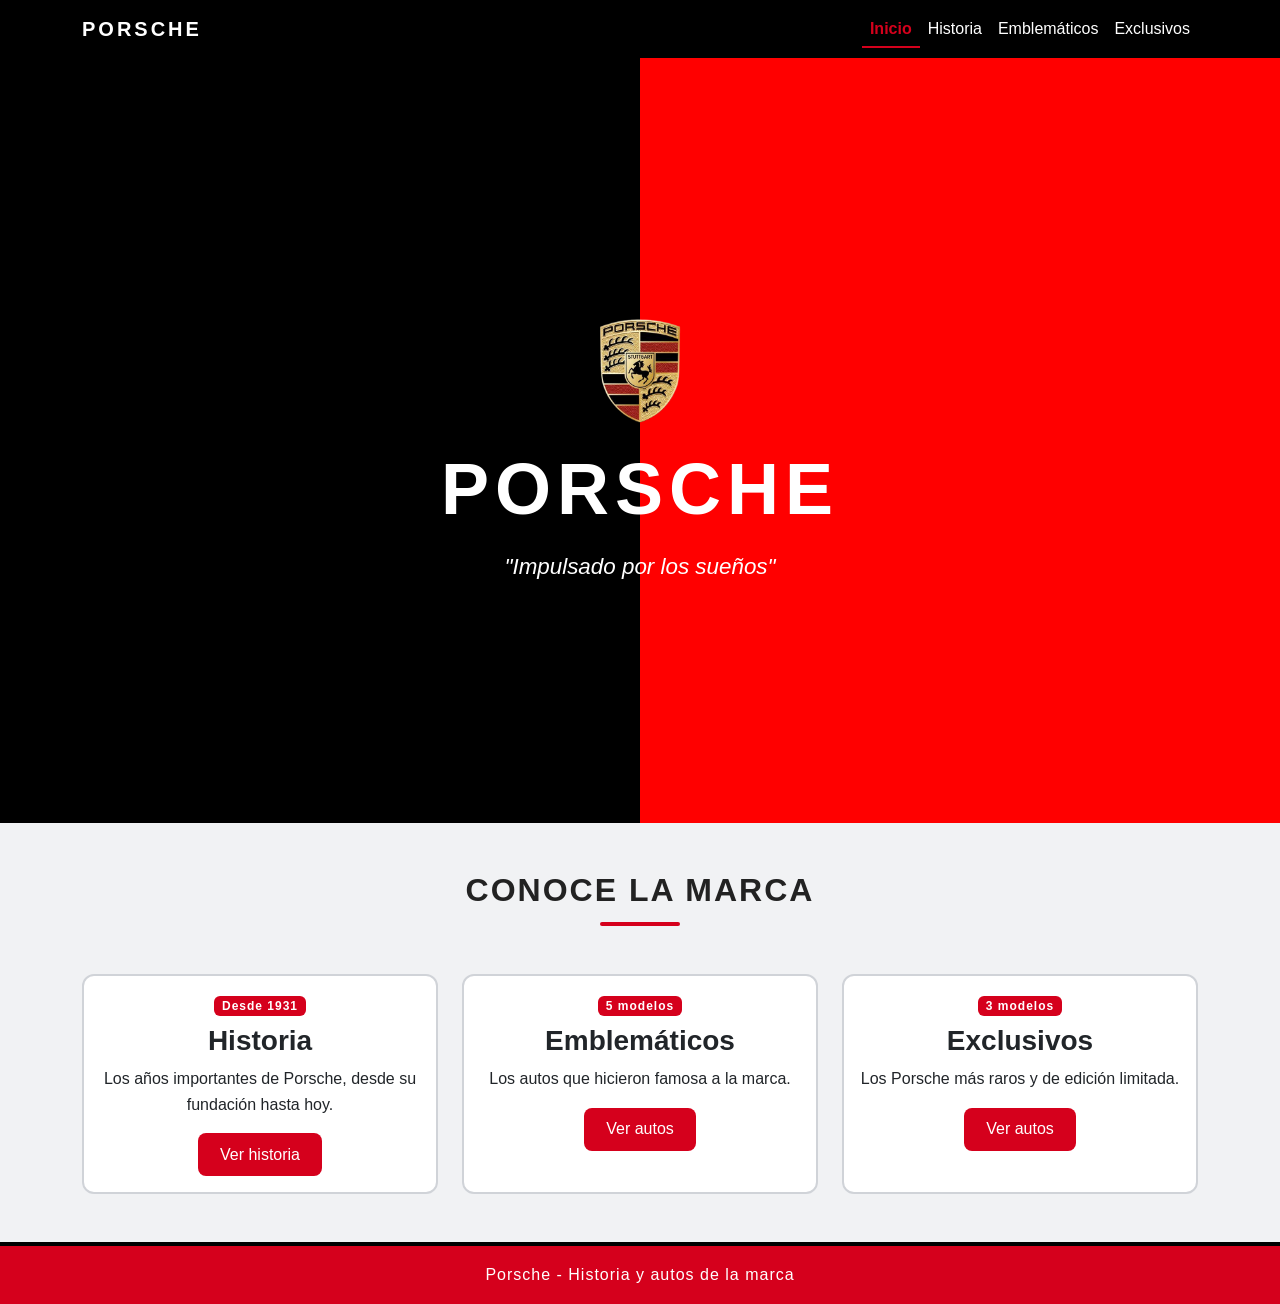
<file: index.html>
<!DOCTYPE html>
<html lang="es">

<head>
    <meta charset="UTF-8">
    <meta name="viewport" content="width=device-width, initial-scale=1.0">
    <title>Porsche - Inicio</title>
    <link href="https://cdn.jsdelivr.net/npm/bootstrap@5.3.3/dist/css/bootstrap.min.css" rel="stylesheet">
    <link rel="stylesheet" href="style.css">
</head>

<body>

    <nav class="navbar navbar-expand-lg navbar-dark bg-black sticky-top">
        <div class="container">
            <a class="navbar-brand fw-bold" href="index.html">Porsche</a>
            <button class="navbar-toggler" type="button" data-bs-toggle="collapse" data-bs-target="#menu">
                <span class="navbar-toggler-icon"></span>
            </button>
            <div class="collapse navbar-collapse" id="menu">
                <ul class="navbar-nav ms-auto">
                    <li class="nav-item"><a class="nav-link active" href="index.html">Inicio</a></li>
                    <li class="nav-item"><a class="nav-link" href="historia.html">Historia</a></li>
                    <li class="nav-item"><a class="nav-link" href="emblematicos.html">Emblemáticos</a></li>
                    <li class="nav-item"><a class="nav-link" href="exclusivos.html">Exclusivos</a></li>
                </ul>
            </div>
        </div>
    </nav>

    <main class="contenido">

        <section class="portada">
            <div class="logo entrada">
                <img src="img/logo.png" alt="Logo de Porsche">
            </div>
            <h1 class="fw-bold entrada retraso">Porsche</h1>
            <p class="entrada retraso-largo">"Impulsado por los sueños"</p>
        </section>

        <section class="container py-5">

            <div class="encabezado text-center mb-5 aparecer">
                <h2 class="fw-bold">Conoce la marca</h2>
            </div>

            <div class="row g-4 justify-content-center">

                <div class="col-12 col-md-6 col-lg-4 aparecer">
                    <div class="card tarjeta h-100 text-center">
                        <div class="card-body">
                            <span class="badge etiqueta mb-2">Desde 1931</span>
                            <h3 class="card-title fw-bold">Historia</h3>
                            <p class="card-text">Los años importantes de Porsche, desde su fundación hasta hoy.</p>
                            <a href="historia.html" class="btn boton">Ver historia</a>
                        </div>
                    </div>
                </div>

                <div class="col-12 col-md-6 col-lg-4 aparecer">
                    <div class="card tarjeta h-100 text-center">
                        <div class="card-body">
                            <span class="badge etiqueta mb-2">5 modelos</span>
                            <h3 class="card-title fw-bold">Emblemáticos</h3>
                            <p class="card-text">Los autos que hicieron famosa a la marca.</p>
                            <a href="emblematicos.html" class="btn boton">Ver autos</a>
                        </div>
                    </div>
                </div>

                <div class="col-12 col-md-6 col-lg-4 aparecer">
                    <div class="card tarjeta h-100 text-center">
                        <div class="card-body">
                            <span class="badge etiqueta mb-2">3 modelos</span>
                            <h3 class="card-title fw-bold">Exclusivos</h3>
                            <p class="card-text">Los Porsche más raros y de edición limitada.</p>
                            <a href="exclusivos.html" class="btn boton">Ver autos</a>
                        </div>
                    </div>
                </div>

            </div>

        </section>

    </main>

    <footer class="pie text-center py-3">
        <p class="mb-0">Porsche - Historia y autos de la marca</p>
    </footer>

    <button type="button" id="subir" class="btn boton subir" aria-label="Volver arriba">↑</button>

    <script src="https://cdn.jsdelivr.net/npm/bootstrap@5.3.3/dist/js/bootstrap.bundle.min.js"></script>
    <script src="efectos.js"></script>

</body>

</html>
</file>
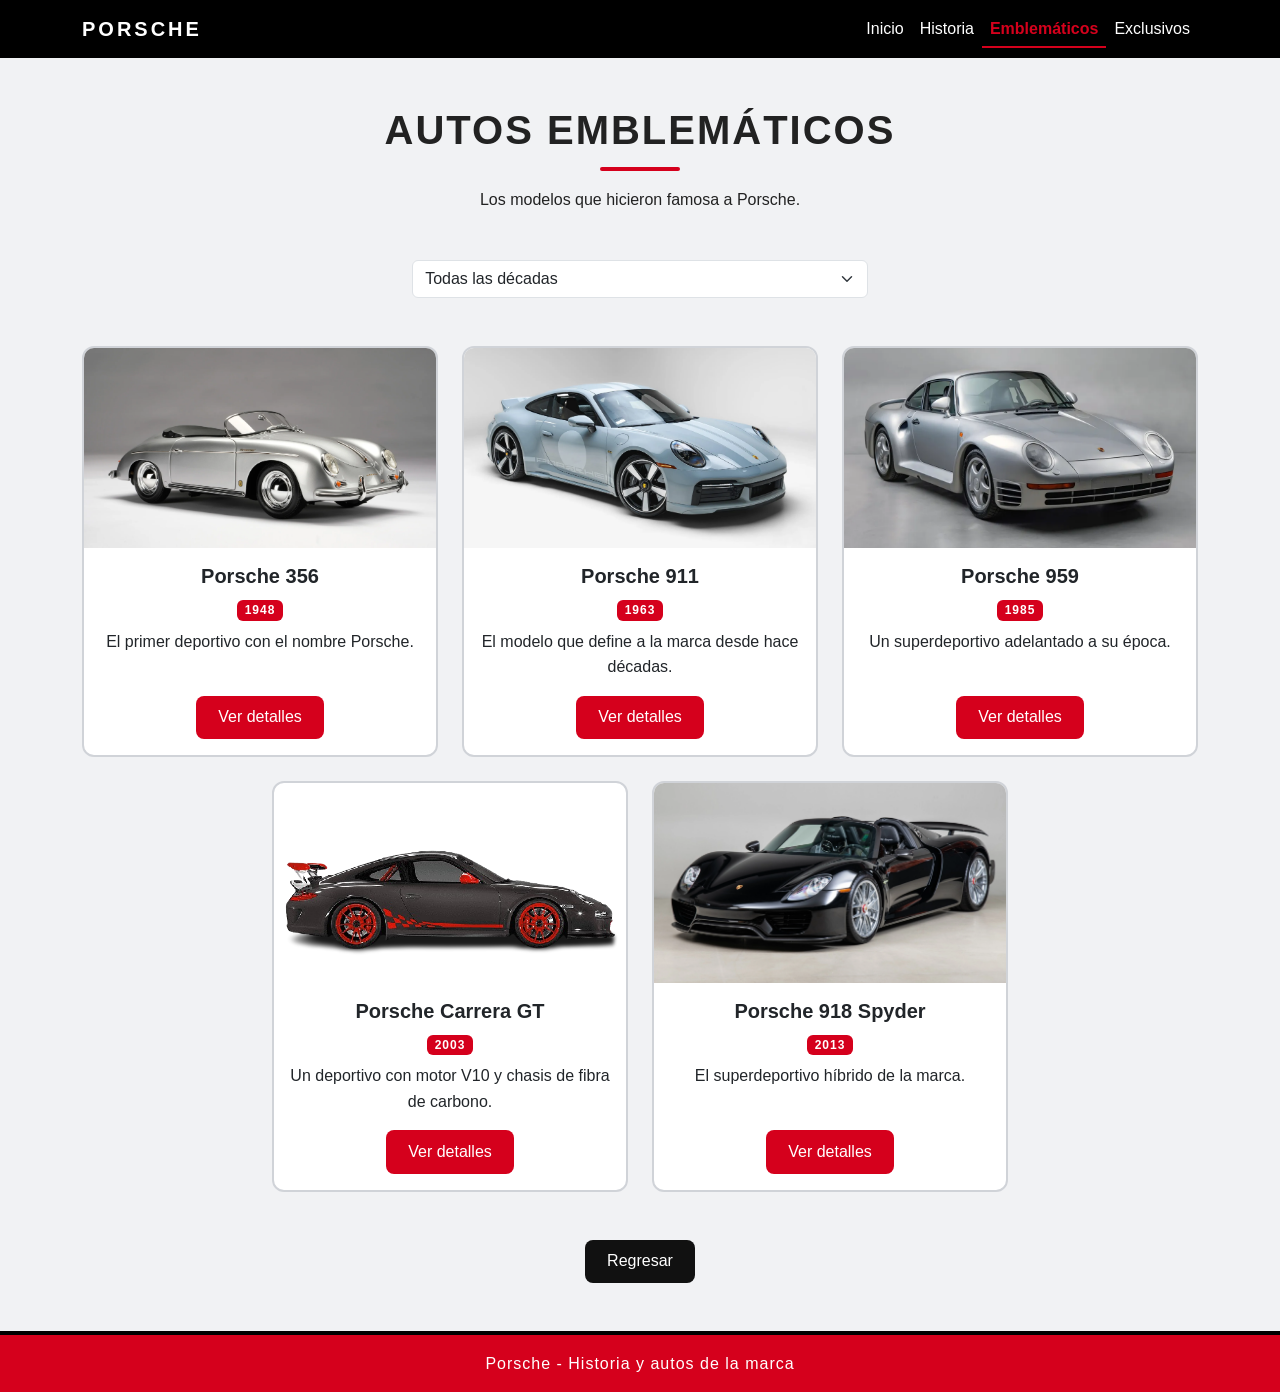
<file: emblematicos.html>
<!DOCTYPE html>
<html lang="es">

<head>
    <meta charset="UTF-8">
    <meta name="viewport" content="width=device-width, initial-scale=1.0">
    <title>Porsche - Emblemáticos</title>
    <link href="https://cdn.jsdelivr.net/npm/bootstrap@5.3.3/dist/css/bootstrap.min.css" rel="stylesheet">
    <link rel="stylesheet" href="style.css">
</head>

<body>

    <nav class="navbar navbar-expand-lg navbar-dark bg-black sticky-top">
        <div class="container">
            <a class="navbar-brand fw-bold" href="index.html">Porsche</a>
            <button class="navbar-toggler" type="button" data-bs-toggle="collapse" data-bs-target="#menu">
                <span class="navbar-toggler-icon"></span>
            </button>
            <div class="collapse navbar-collapse" id="menu">
                <ul class="navbar-nav ms-auto">
                    <li class="nav-item"><a class="nav-link" href="index.html">Inicio</a></li>
                    <li class="nav-item"><a class="nav-link" href="historia.html">Historia</a></li>
                    <li class="nav-item"><a class="nav-link active" href="emblematicos.html">Emblemáticos</a></li>
                    <li class="nav-item"><a class="nav-link" href="exclusivos.html">Exclusivos</a></li>
                </ul>
            </div>
        </div>
    </nav>

    <main class="contenido">
        <section class="container py-5">

            <div class="encabezado text-center mb-5 entrada">
                <h1 class="fw-bold">Autos emblemáticos</h1>
                <p class="mt-3">Los modelos que hicieron famosa a Porsche.</p>
            </div>

            <div class="row g-3 mb-5 justify-content-center">
                <div class="col-12 col-md-5">
                    <select id="decada" class="form-select" aria-label="Filtrar por década">
                        <option value="todas">Todas las décadas</option>
                        <option value="1940">Años 40</option>
                        <option value="1960">Años 60</option>
                        <option value="1980">Años 80</option>
                        <option value="2000">Años 2000</option>
                        <option value="2010">Años 2010</option>
                    </select>
                </div>
            </div>

            <div id="mensaje" class="alert alert-warning text-center d-none">
                No hay autos en esa década.
            </div>

            <div id="lista" class="row g-4 justify-content-center" data-tipo="emblematicos"></div>

            <div class="text-center mt-5">
                <a href="index.html" class="btn boton boton-negro">Regresar</a>
            </div>

        </section>
    </main>

    <footer class="pie text-center py-3">
        <p class="mb-0">Porsche - Historia y autos de la marca</p>
    </footer>

    <button type="button" id="subir" class="btn boton subir" aria-label="Volver arriba">↑</button>

    <script src="https://cdn.jsdelivr.net/npm/bootstrap@5.3.3/dist/js/bootstrap.bundle.min.js"></script>
    <script src="efectos.js"></script>
    <script src="datos.js"></script>
    <script src="autos.js"></script>

</body>

</html>
</file>
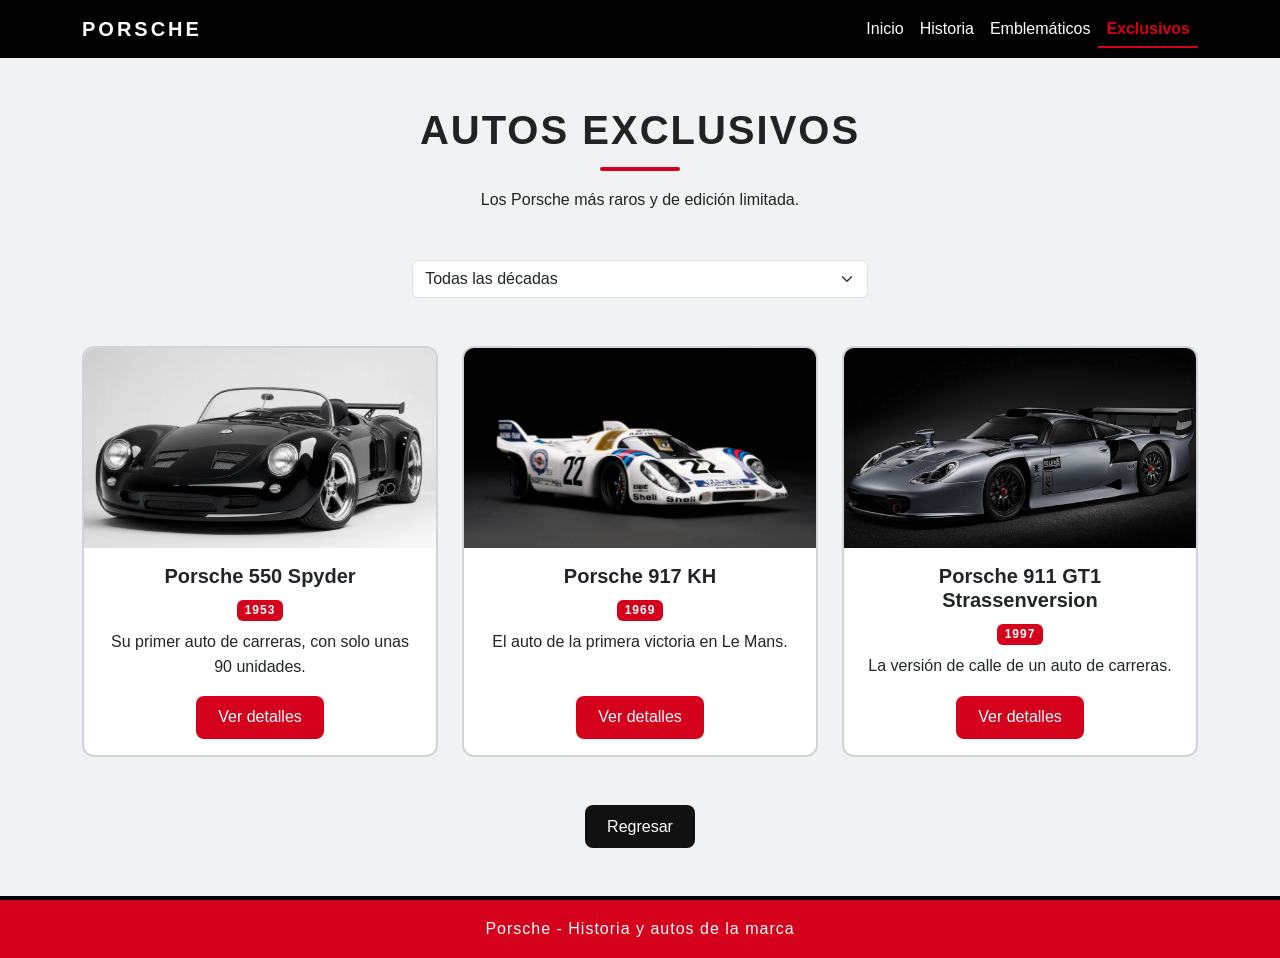
<file: exclusivos.html>
<!DOCTYPE html>
<html lang="es">

<head>
    <meta charset="UTF-8">
    <meta name="viewport" content="width=device-width, initial-scale=1.0">
    <title>Porsche - Exclusivos</title>
    <link href="https://cdn.jsdelivr.net/npm/bootstrap@5.3.3/dist/css/bootstrap.min.css" rel="stylesheet">
    <link rel="stylesheet" href="style.css">
</head>

<body>

    <nav class="navbar navbar-expand-lg navbar-dark bg-black sticky-top">
        <div class="container">
            <a class="navbar-brand fw-bold" href="index.html">Porsche</a>
            <button class="navbar-toggler" type="button" data-bs-toggle="collapse" data-bs-target="#menu">
                <span class="navbar-toggler-icon"></span>
            </button>
            <div class="collapse navbar-collapse" id="menu">
                <ul class="navbar-nav ms-auto">
                    <li class="nav-item"><a class="nav-link" href="index.html">Inicio</a></li>
                    <li class="nav-item"><a class="nav-link" href="historia.html">Historia</a></li>
                    <li class="nav-item"><a class="nav-link" href="emblematicos.html">Emblemáticos</a></li>
                    <li class="nav-item"><a class="nav-link active" href="exclusivos.html">Exclusivos</a></li>
                </ul>
            </div>
        </div>
    </nav>

    <main class="contenido">
        <section class="container py-5">

            <div class="encabezado text-center mb-5 entrada">
                <h1 class="fw-bold">Autos exclusivos</h1>
                <p class="mt-3">Los Porsche más raros y de edición limitada.</p>
            </div>

            <div class="row g-3 mb-5 justify-content-center">
                <div class="col-12 col-md-5">
                    <select id="decada" class="form-select" aria-label="Filtrar por década">
                        <option value="todas">Todas las décadas</option>
                        <option value="1950">Años 50</option>
                        <option value="1960">Años 60</option>
                        <option value="1990">Años 90</option>
                    </select>
                </div>
            </div>

            <div id="mensaje" class="alert alert-warning text-center d-none">
                No hay autos en esa década.
            </div>

            <div id="lista" class="row g-4 justify-content-center" data-tipo="exclusivos"></div>

            <div class="text-center mt-5">
                <a href="index.html" class="btn boton boton-negro">Regresar</a>
            </div>

        </section>
    </main>

    <footer class="pie text-center py-3">
        <p class="mb-0">Porsche - Historia y autos de la marca</p>
    </footer>

    <button type="button" id="subir" class="btn boton subir" aria-label="Volver arriba">↑</button>

    <script src="https://cdn.jsdelivr.net/npm/bootstrap@5.3.3/dist/js/bootstrap.bundle.min.js"></script>
    <script src="efectos.js"></script>
    <script src="datos.js"></script>
    <script src="autos.js"></script>

</body>

</html>
</file>
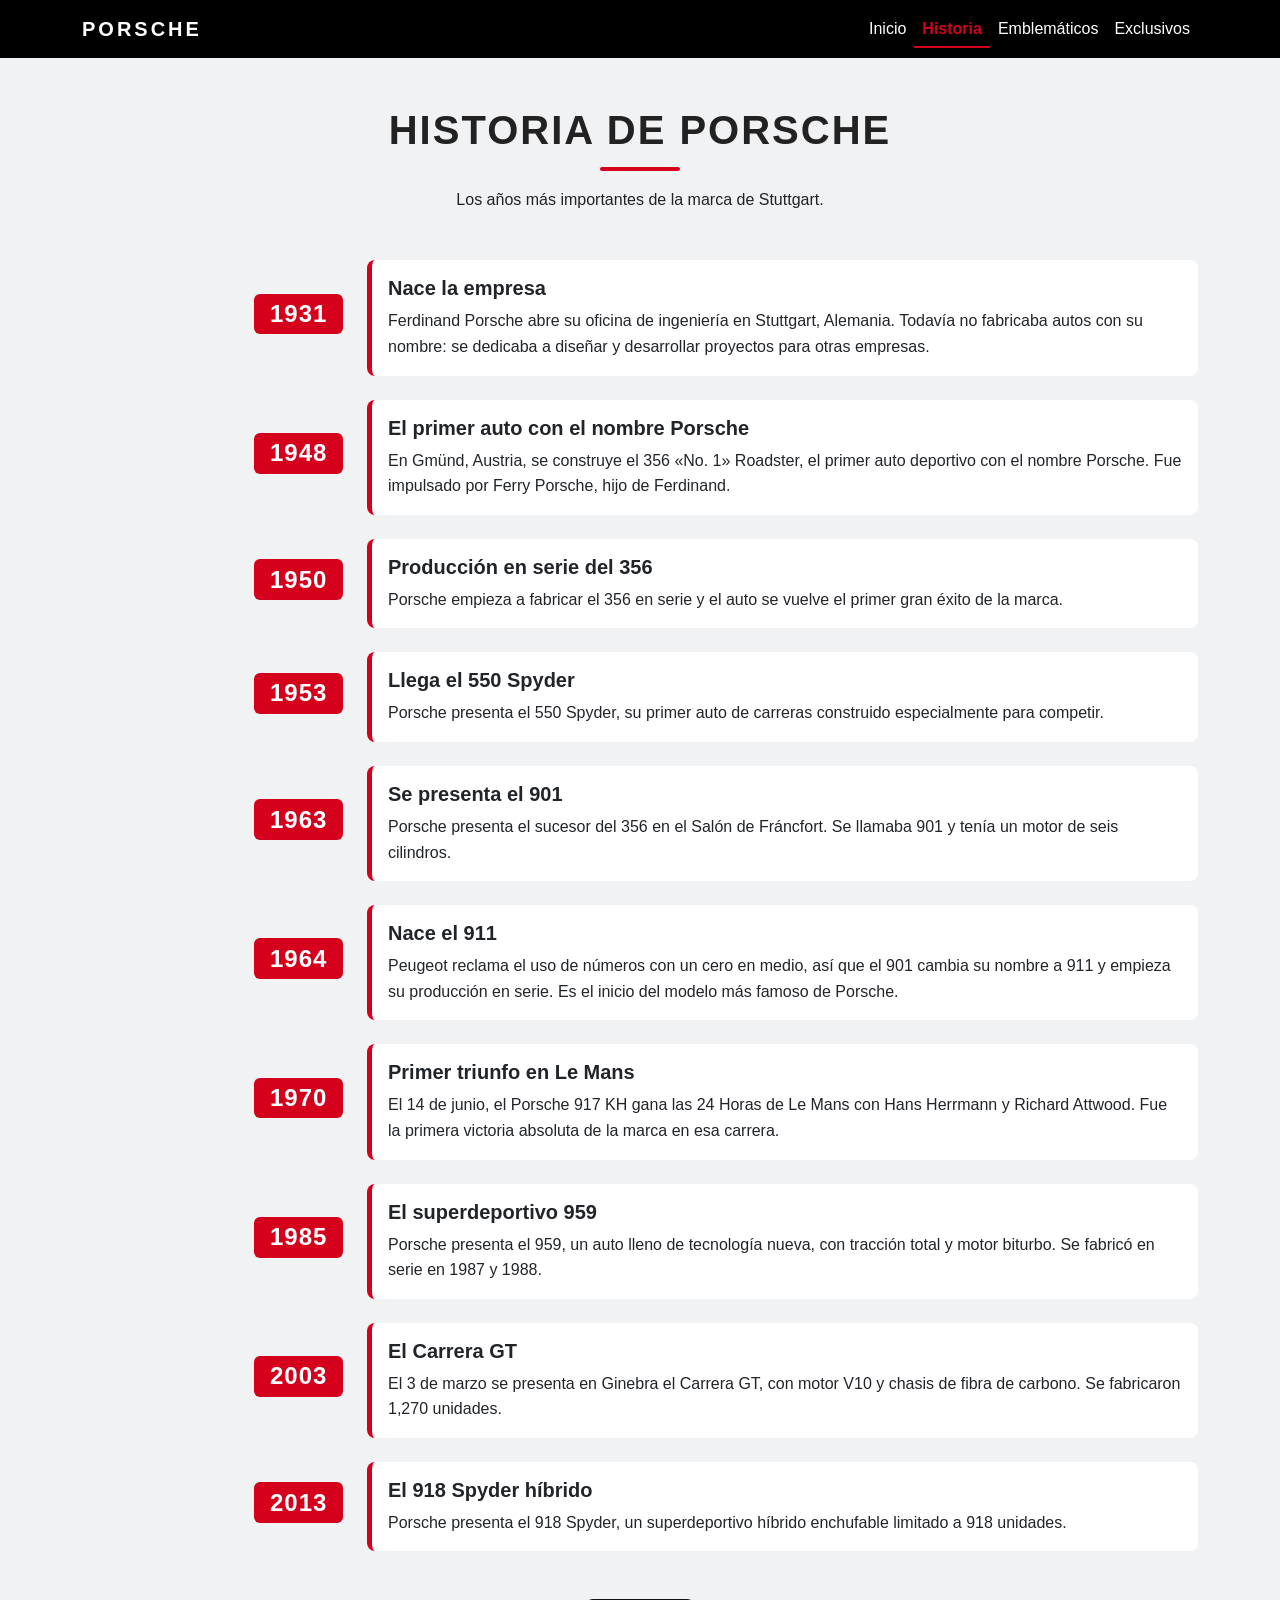
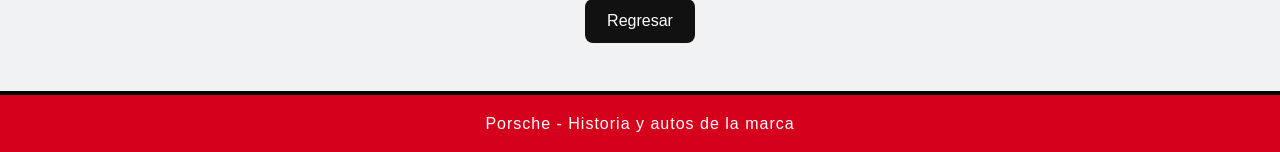
<file: historia.html>
<!DOCTYPE html>
<html lang="es">

<head>
    <meta charset="UTF-8">
    <meta name="viewport" content="width=device-width, initial-scale=1.0">
    <title>Porsche - Historia</title>
    <link href="https://cdn.jsdelivr.net/npm/bootstrap@5.3.3/dist/css/bootstrap.min.css" rel="stylesheet">
    <link rel="stylesheet" href="style.css">
</head>

<body>

    <nav class="navbar navbar-expand-lg navbar-dark bg-black sticky-top">
        <div class="container">
            <a class="navbar-brand fw-bold" href="index.html">Porsche</a>
            <button class="navbar-toggler" type="button" data-bs-toggle="collapse" data-bs-target="#menu">
                <span class="navbar-toggler-icon"></span>
            </button>
            <div class="collapse navbar-collapse" id="menu">
                <ul class="navbar-nav ms-auto">
                    <li class="nav-item"><a class="nav-link" href="index.html">Inicio</a></li>
                    <li class="nav-item"><a class="nav-link active" href="historia.html">Historia</a></li>
                    <li class="nav-item"><a class="nav-link" href="emblematicos.html">Emblemáticos</a></li>
                    <li class="nav-item"><a class="nav-link" href="exclusivos.html">Exclusivos</a></li>
                </ul>
            </div>
        </div>
    </nav>

    <main class="contenido">
        <section class="container py-5">

            <div class="encabezado text-center mb-5 entrada">
                <h1 class="fw-bold">Historia de Porsche</h1>
                <p class="mt-3">Los años más importantes de la marca de Stuttgart.</p>
            </div>

            <div class="row fila align-items-center my-4 aparecer">
                <div class="col-12 col-md-3 text-center text-md-end mb-2">
                    <span class="badge etiqueta fs-4">1931</span>
                </div>
                <div class="col-12 col-md-9">
                    <div class="card evento">
                        <div class="card-body">
                            <h5 class="card-title fw-bold">Nace la empresa</h5>
                            <p class="card-text mb-0">Ferdinand Porsche abre su oficina de ingeniería en Stuttgart, Alemania. Todavía no fabricaba autos con su nombre: se dedicaba a diseñar y desarrollar proyectos para otras empresas.</p>
                        </div>
                    </div>
                </div>
            </div>

            <div class="row fila align-items-center my-4 aparecer">
                <div class="col-12 col-md-3 text-center text-md-end mb-2">
                    <span class="badge etiqueta fs-4">1948</span>
                </div>
                <div class="col-12 col-md-9">
                    <div class="card evento">
                        <div class="card-body">
                            <h5 class="card-title fw-bold">El primer auto con el nombre Porsche</h5>
                            <p class="card-text mb-0">En Gmünd, Austria, se construye el 356 «No. 1» Roadster, el primer auto deportivo con el nombre Porsche. Fue impulsado por Ferry Porsche, hijo de Ferdinand.</p>
                        </div>
                    </div>
                </div>
            </div>

            <div class="row fila align-items-center my-4 aparecer">
                <div class="col-12 col-md-3 text-center text-md-end mb-2">
                    <span class="badge etiqueta fs-4">1950</span>
                </div>
                <div class="col-12 col-md-9">
                    <div class="card evento">
                        <div class="card-body">
                            <h5 class="card-title fw-bold">Producción en serie del 356</h5>
                            <p class="card-text mb-0">Porsche empieza a fabricar el 356 en serie y el auto se vuelve el primer gran éxito de la marca.</p>
                        </div>
                    </div>
                </div>
            </div>

            <div class="row fila align-items-center my-4 aparecer">
                <div class="col-12 col-md-3 text-center text-md-end mb-2">
                    <span class="badge etiqueta fs-4">1953</span>
                </div>
                <div class="col-12 col-md-9">
                    <div class="card evento">
                        <div class="card-body">
                            <h5 class="card-title fw-bold">Llega el 550 Spyder</h5>
                            <p class="card-text mb-0">Porsche presenta el 550 Spyder, su primer auto de carreras construido especialmente para competir.</p>
                        </div>
                    </div>
                </div>
            </div>

            <div class="row fila align-items-center my-4 aparecer">
                <div class="col-12 col-md-3 text-center text-md-end mb-2">
                    <span class="badge etiqueta fs-4">1963</span>
                </div>
                <div class="col-12 col-md-9">
                    <div class="card evento">
                        <div class="card-body">
                            <h5 class="card-title fw-bold">Se presenta el 901</h5>
                            <p class="card-text mb-0">Porsche presenta el sucesor del 356 en el Salón de Fráncfort. Se llamaba 901 y tenía un motor de seis cilindros.</p>
                        </div>
                    </div>
                </div>
            </div>

            <div class="row fila align-items-center my-4 aparecer">
                <div class="col-12 col-md-3 text-center text-md-end mb-2">
                    <span class="badge etiqueta fs-4">1964</span>
                </div>
                <div class="col-12 col-md-9">
                    <div class="card evento">
                        <div class="card-body">
                            <h5 class="card-title fw-bold">Nace el 911</h5>
                            <p class="card-text mb-0">Peugeot reclama el uso de números con un cero en medio, así que el 901 cambia su nombre a 911 y empieza su producción en serie. Es el inicio del modelo más famoso de Porsche.</p>
                        </div>
                    </div>
                </div>
            </div>

            <div class="row fila align-items-center my-4 aparecer">
                <div class="col-12 col-md-3 text-center text-md-end mb-2">
                    <span class="badge etiqueta fs-4">1970</span>
                </div>
                <div class="col-12 col-md-9">
                    <div class="card evento">
                        <div class="card-body">
                            <h5 class="card-title fw-bold">Primer triunfo en Le Mans</h5>
                            <p class="card-text mb-0">El 14 de junio, el Porsche 917 KH gana las 24 Horas de Le Mans con Hans Herrmann y Richard Attwood. Fue la primera victoria absoluta de la marca en esa carrera.</p>
                        </div>
                    </div>
                </div>
            </div>

            <div class="row fila align-items-center my-4 aparecer">
                <div class="col-12 col-md-3 text-center text-md-end mb-2">
                    <span class="badge etiqueta fs-4">1985</span>
                </div>
                <div class="col-12 col-md-9">
                    <div class="card evento">
                        <div class="card-body">
                            <h5 class="card-title fw-bold">El superdeportivo 959</h5>
                            <p class="card-text mb-0">Porsche presenta el 959, un auto lleno de tecnología nueva, con tracción total y motor biturbo. Se fabricó en serie en 1987 y 1988.</p>
                        </div>
                    </div>
                </div>
            </div>

            <div class="row fila align-items-center my-4 aparecer">
                <div class="col-12 col-md-3 text-center text-md-end mb-2">
                    <span class="badge etiqueta fs-4">2003</span>
                </div>
                <div class="col-12 col-md-9">
                    <div class="card evento">
                        <div class="card-body">
                            <h5 class="card-title fw-bold">El Carrera GT</h5>
                            <p class="card-text mb-0">El 3 de marzo se presenta en Ginebra el Carrera GT, con motor V10 y chasis de fibra de carbono. Se fabricaron 1,270 unidades.</p>
                        </div>
                    </div>
                </div>
            </div>

            <div class="row fila align-items-center my-4 aparecer">
                <div class="col-12 col-md-3 text-center text-md-end mb-2">
                    <span class="badge etiqueta fs-4">2013</span>
                </div>
                <div class="col-12 col-md-9">
                    <div class="card evento">
                        <div class="card-body">
                            <h5 class="card-title fw-bold">El 918 Spyder híbrido</h5>
                            <p class="card-text mb-0">Porsche presenta el 918 Spyder, un superdeportivo híbrido enchufable limitado a 918 unidades.</p>
                        </div>
                    </div>
                </div>
            </div>

            <div class="text-center mt-5">
                <a href="index.html" class="btn boton boton-negro">Regresar</a>
            </div>

        </section>
    </main>

    <footer class="pie text-center py-3">
        <p class="mb-0">Porsche - Historia y autos de la marca</p>
    </footer>

    <button type="button" id="subir" class="btn boton subir" aria-label="Volver arriba">↑</button>

    <script src="https://cdn.jsdelivr.net/npm/bootstrap@5.3.3/dist/js/bootstrap.bundle.min.js"></script>
    <script src="efectos.js"></script>

</body>

</html>
</file>
<file: style.css>
* {
    box-sizing: border-box;
}

body {
    margin: 0;
    min-height: 100vh;
    display: flex;
    flex-direction: column;
    font-family: "Segoe UI", Arial, sans-serif;
    line-height: 1.6;
    background-color: #f1f2f4;
    color: #222222;
}

.contenido {
    flex: 1;
}

.navbar {
    transition: box-shadow 0.3s ease;
}

.navbar.sombra {
    box-shadow: 0 4px 15px rgba(0, 0, 0, 0.5);
}

.navbar-brand {
    text-transform: uppercase;
    letter-spacing: 3px;
    transition: color 0.3s ease;
}

.navbar-brand:hover {
    color: #d5001c;
}

.navbar-nav .nav-link {
    position: relative;
    color: #ffffff;
    transition: color 0.3s ease;
}

.navbar-nav .nav-link::after {
    content: "";
    position: absolute;
    left: 50%;
    bottom: 2px;
    width: 0;
    height: 2px;
    background-color: #d5001c;
    transition: width 0.3s ease, left 0.3s ease;
}

.navbar-nav .nav-link:hover {
    color: #d5001c;
}

.navbar-nav .nav-link:hover::after,
.navbar-nav .nav-link.active::after {
    left: 0;
    width: 100%;
}

.navbar-nav .nav-link.active {
    color: #d5001c;
    font-weight: bold;
}

.portada {
    min-height: 85vh;
    display: flex;
    flex-direction: column;
    justify-content: center;
    align-items: center;
    text-align: center;
    color: #ffffff;
    background: linear-gradient(to right, black 50%, red 50%);
}

.portada h1 {
    margin: 0;
    font-size: 4.5rem;
    letter-spacing: 6px;
    text-transform: uppercase;
}

.portada p {
    margin: 1rem 0 0 0;
    font-size: 1.4rem;
    font-style: italic;
}

.logo img {
    height: 150px;
    max-width: 100%;
    animation: flotar 3s ease-in-out infinite;
}

.encabezado h1,
.encabezado h2 {
    text-transform: uppercase;
    letter-spacing: 2px;
}

.encabezado h1::after,
.encabezado h2::after {
    content: "";
    display: block;
    width: 80px;
    height: 4px;
    margin: 0.8rem auto 0 auto;
    background-color: #d5001c;
    border-radius: 2px;
}

.boton {
    padding: 0.6rem 1.4rem;
    color: #ffffff;
    background-color: #d5001c;
    border: none;
    border-radius: 8px;
    transition: background-color 0.3s ease, transform 0.3s ease, box-shadow 0.3s ease;
}

.boton:hover {
    color: #ffffff;
    background-color: #9c0014;
    transform: translateY(-3px);
    box-shadow: 0 6px 12px rgba(213, 0, 28, 0.4);
}

.btn.boton:active {
    color: #ffffff;
    background-color: #7a0010;
    transform: translateY(0);
}

.boton-negro {
    background-color: #111111;
}

.boton-negro:hover {
    background-color: #d5001c;
}

.etiqueta {
    background-color: #d5001c;
    color: #ffffff;
    letter-spacing: 1px;
    transition: transform 0.3s ease, background-color 0.3s ease;
}

.tarjeta {
    overflow: hidden;
    background-color: #ffffff;
    border: 2px solid #d0d3d8;
    border-radius: 12px;
    transition: transform 0.3s ease, box-shadow 0.3s ease, border-color 0.3s ease;
}

.tarjeta:hover {
    transform: translateY(-8px);
    border-color: #d5001c;
    box-shadow: 0 12px 25px rgba(0, 0, 0, 0.2);
}

.foto {
    width: 100%;
    height: 200px;
    object-fit: cover;
    transition: transform 0.5s ease;
}

.tarjeta:hover .foto {
    transform: scale(1.1);
}

.evento {
    background-color: #ffffff;
    border: none;
    border-left: 5px solid #d5001c;
    border-radius: 8px;
    transition: transform 0.3s ease, box-shadow 0.3s ease, border-color 0.3s ease;
}

.evento:hover {
    transform: translateX(8px);
    border-left-color: #000000;
    box-shadow: 0 8px 20px rgba(0, 0, 0, 0.15);
}

.fila:hover .etiqueta {
    transform: scale(1.15);
    background-color: #000000;
}

.marco {
    overflow: hidden;
    border-radius: 12px;
    box-shadow: 0 8px 20px rgba(0, 0, 0, 0.2);
}

.foto-grande {
    display: block;
    width: 100%;
    max-height: 400px;
    object-fit: cover;
    transition: transform 0.5s ease;
}

.foto-grande.acercar {
    transform: scale(1.08);
}

.form-control:focus,
.form-select:focus {
    border-color: #d5001c;
    box-shadow: 0 0 0 0.2rem rgba(213, 0, 28, 0.25);
}

.pie {
    color: #ffffff;
    background-color: #d5001c;
    border-top: 4px solid #000000;
}

.pie p {
    margin: 0;
    letter-spacing: 1px;
}

.subir {
    position: fixed;
    right: 20px;
    bottom: 20px;
    z-index: 1000;
    width: 48px;
    height: 48px;
    padding: 0;
    font-size: 1.4rem;
    border-radius: 50%;
    opacity: 0;
    visibility: hidden;
    transform: translateY(20px);
}

.subir.mostrar {
    opacity: 1;
    visibility: visible;
    transform: translateY(0);
}

.subir.mostrar:hover {
    transform: translateY(-4px);
}

.aparecer {
    opacity: 0;
    transform: translateY(40px);
    transition: opacity 0.8s ease, transform 0.8s ease;
}

.aparecer.visible {
    opacity: 1;
    transform: translateY(0);
}

.aparecer:nth-child(3n+2) {
    transition-delay: 0.15s;
}

.aparecer:nth-child(3n+3) {
    transition-delay: 0.3s;
}

.entrada {
    animation: entrar 1s ease both;
}

.retraso {
    animation-delay: 0.3s;
}

.retraso-largo {
    animation-delay: 0.6s;
}

@keyframes entrar {
    from {
        opacity: 0;
        transform: translateY(30px);
    }

    to {
        opacity: 1;
        transform: translateY(0);
    }
}

@keyframes flotar {
    0%,
    100% {
        transform: translateY(0);
    }

    50% {
        transform: translateY(-12px);
    }
}

@media (max-width: 992px) {
    .foto {
        height: 220px;
    }
}

@media (max-width: 600px) {
    .portada h1 {
        font-size: 2.8rem;
        letter-spacing: 3px;
    }

    .portada p {
        font-size: 1.1rem;
    }

    .logo img {
        height: 110px;
    }

    .subir {
        right: 12px;
        bottom: 12px;
    }
}

@media (prefers-reduced-motion: reduce) {
    * {
        animation: none !important;
        transition: none !important;
    }

    .aparecer {
        opacity: 1;
        transform: none;
    }
}
</file>
